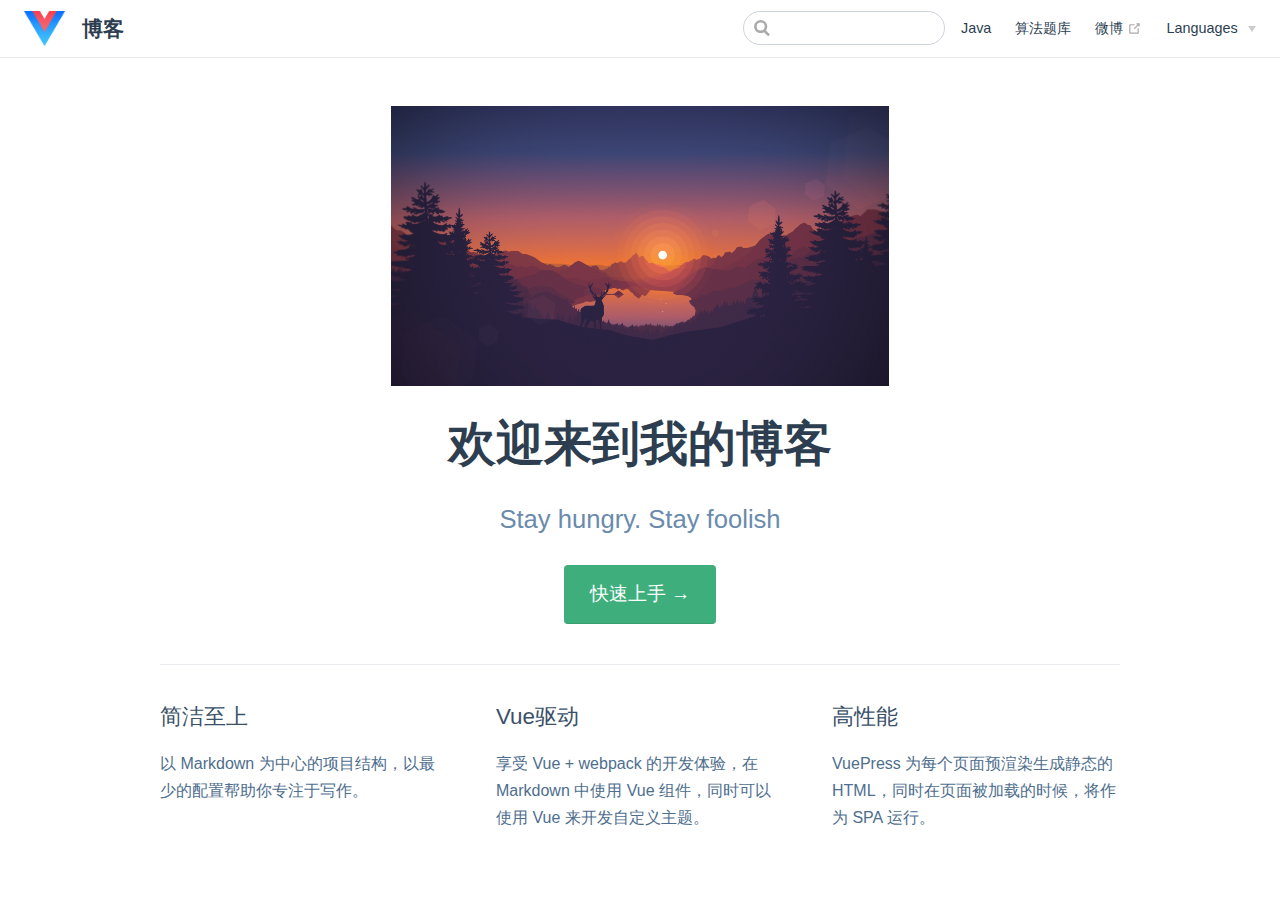
<file: index.html>
<!DOCTYPE html>
<html lang="en-US">
  <head>
    <meta charset="utf-8">
    <meta name="viewport" content="width=device-width,initial-scale=1">
    <title>博客</title>
    <meta name="generator" content="VuePress 1.8.2">
    <link rel="icon" href="/assets/img/logo.png">
    <meta name="description" content="WongLee的个人博客">
    
    <link rel="preload" href="/assets/css/0.styles.793108f2.css" as="style"><link rel="preload" href="/assets/js/app.9cca952e.js" as="script"><link rel="preload" href="/assets/js/2.c0f9bd8c.js" as="script"><link rel="preload" href="/assets/js/7.81475869.js" as="script"><link rel="prefetch" href="/assets/js/10.f2a2e1ca.js"><link rel="prefetch" href="/assets/js/3.dc4bdb5e.js"><link rel="prefetch" href="/assets/js/4.b30c27d9.js"><link rel="prefetch" href="/assets/js/5.b3f0b52f.js"><link rel="prefetch" href="/assets/js/6.5c222062.js"><link rel="prefetch" href="/assets/js/8.d2b746a5.js"><link rel="prefetch" href="/assets/js/9.35085471.js">
    <link rel="stylesheet" href="/assets/css/0.styles.793108f2.css">
  </head>
  <body>
    <div id="app" data-server-rendered="true"><div class="theme-container no-sidebar"><header class="navbar"><div class="sidebar-button"><svg xmlns="http://www.w3.org/2000/svg" aria-hidden="true" role="img" viewBox="0 0 448 512" class="icon"><path fill="currentColor" d="M436 124H12c-6.627 0-12-5.373-12-12V80c0-6.627 5.373-12 12-12h424c6.627 0 12 5.373 12 12v32c0 6.627-5.373 12-12 12zm0 160H12c-6.627 0-12-5.373-12-12v-32c0-6.627 5.373-12 12-12h424c6.627 0 12 5.373 12 12v32c0 6.627-5.373 12-12 12zm0 160H12c-6.627 0-12-5.373-12-12v-32c0-6.627 5.373-12 12-12h424c6.627 0 12 5.373 12 12v32c0 6.627-5.373 12-12 12z"></path></svg></div> <a href="/" aria-current="page" class="home-link router-link-exact-active router-link-active"><img src="/assets/img/logo.png" alt="博客" class="logo"> <span class="site-name can-hide">博客</span></a> <div class="links"><div class="search-box"><input aria-label="Search" autocomplete="off" spellcheck="false" value=""> <!----></div> <nav class="nav-links can-hide"><div class="nav-item"><a href="/guide/" class="nav-link">
  Java
</a></div><div class="nav-item"><a href="/algorithm/" class="nav-link">
  算法题库
</a></div><div class="nav-item"><a href="https://baidu.com" target="_blank" rel="noopener noreferrer" class="nav-link external">
  微博
  <span><svg xmlns="http://www.w3.org/2000/svg" aria-hidden="true" focusable="false" x="0px" y="0px" viewBox="0 0 100 100" width="15" height="15" class="icon outbound"><path fill="currentColor" d="M18.8,85.1h56l0,0c2.2,0,4-1.8,4-4v-32h-8v28h-48v-48h28v-8h-32l0,0c-2.2,0-4,1.8-4,4v56C14.8,83.3,16.6,85.1,18.8,85.1z"></path> <polygon fill="currentColor" points="45.7,48.7 51.3,54.3 77.2,28.5 77.2,37.2 85.2,37.2 85.2,14.9 62.8,14.9 62.8,22.9 71.5,22.9"></polygon></svg> <span class="sr-only">(opens new window)</span></span></a></div><div class="nav-item"><div class="dropdown-wrapper"><button type="button" aria-label="Language Menu" class="dropdown-title"><span class="title">Languages</span> <span class="arrow down"></span></button> <button type="button" aria-label="Language Menu" class="mobile-dropdown-title"><span class="title">Languages</span> <span class="arrow right"></span></button> <ul class="nav-dropdown" style="display:none;"><li class="dropdown-item"><!----> <a href="/language/chinese/" class="nav-link">
  Chinese
</a></li><li class="dropdown-item"><!----> <a href="/language/japanese/" class="nav-link">
  Japanese
</a></li></ul></div></div> <!----></nav></div></header> <div class="sidebar-mask"></div> <aside class="sidebar"><nav class="nav-links"><div class="nav-item"><a href="/guide/" class="nav-link">
  Java
</a></div><div class="nav-item"><a href="/algorithm/" class="nav-link">
  算法题库
</a></div><div class="nav-item"><a href="https://baidu.com" target="_blank" rel="noopener noreferrer" class="nav-link external">
  微博
  <span><svg xmlns="http://www.w3.org/2000/svg" aria-hidden="true" focusable="false" x="0px" y="0px" viewBox="0 0 100 100" width="15" height="15" class="icon outbound"><path fill="currentColor" d="M18.8,85.1h56l0,0c2.2,0,4-1.8,4-4v-32h-8v28h-48v-48h28v-8h-32l0,0c-2.2,0-4,1.8-4,4v56C14.8,83.3,16.6,85.1,18.8,85.1z"></path> <polygon fill="currentColor" points="45.7,48.7 51.3,54.3 77.2,28.5 77.2,37.2 85.2,37.2 85.2,14.9 62.8,14.9 62.8,22.9 71.5,22.9"></polygon></svg> <span class="sr-only">(opens new window)</span></span></a></div><div class="nav-item"><div class="dropdown-wrapper"><button type="button" aria-label="Language Menu" class="dropdown-title"><span class="title">Languages</span> <span class="arrow down"></span></button> <button type="button" aria-label="Language Menu" class="mobile-dropdown-title"><span class="title">Languages</span> <span class="arrow right"></span></button> <ul class="nav-dropdown" style="display:none;"><li class="dropdown-item"><!----> <a href="/language/chinese/" class="nav-link">
  Chinese
</a></li><li class="dropdown-item"><!----> <a href="/language/japanese/" class="nav-link">
  Japanese
</a></li></ul></div></div> <!----></nav>  <ul class="sidebar-links"><li><a href="/" aria-current="page" class="active sidebar-link">Home</a></li></ul> </aside> <main aria-labelledby="main-title" class="home"><header class="hero"><img src="/assets/img/498e2w.png" alt="hero"> <h1 id="main-title">
      欢迎来到我的博客
    </h1> <p class="description">
      Stay hungry. Stay foolish
    </p> <p class="action"><a href="/guide/introduction.html" class="nav-link action-button">
  快速上手 →
</a></p></header> <div class="features"><div class="feature"><h2>简洁至上</h2> <p>以 Markdown 为中心的项目结构，以最少的配置帮助你专注于写作。</p></div><div class="feature"><h2>Vue驱动</h2> <p>享受 Vue + webpack 的开发体验，在 Markdown 中使用 Vue 组件，同时可以使用 Vue 来开发自定义主题。</p></div><div class="feature"><h2>高性能</h2> <p>VuePress 为每个页面预渲染生成静态的 HTML，同时在页面被加载的时候，将作为 SPA 运行。</p></div></div> <div class="theme-default-content custom content__default"></div> <!----></main></div><div class="global-ui"></div></div>
    <script src="/assets/js/app.9cca952e.js" defer></script><script src="/assets/js/2.c0f9bd8c.js" defer></script><script src="/assets/js/7.81475869.js" defer></script>
  </body>
</html>
</file>
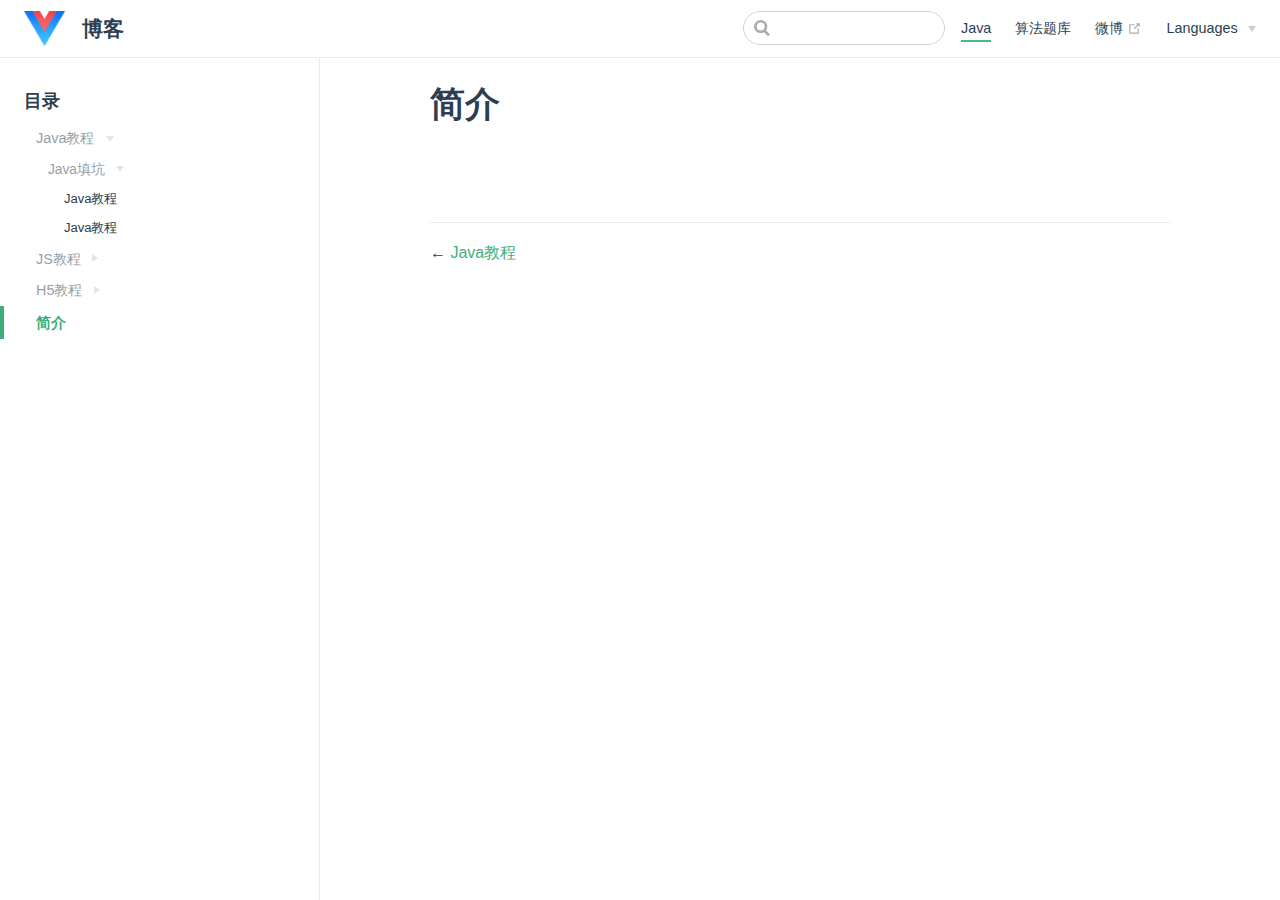
<file: guide/introduction.html>
<!DOCTYPE html>
<html lang="en-US">
  <head>
    <meta charset="utf-8">
    <meta name="viewport" content="width=device-width,initial-scale=1">
    <title>简介 | 博客</title>
    <meta name="generator" content="VuePress 1.8.2">
    <link rel="icon" href="/assets/img/logo.png">
    <meta name="description" content="WongLee的个人博客">
    
    <link rel="preload" href="/assets/css/0.styles.793108f2.css" as="style"><link rel="preload" href="/assets/js/app.9cca952e.js" as="script"><link rel="preload" href="/assets/js/2.c0f9bd8c.js" as="script"><link rel="preload" href="/assets/js/10.f2a2e1ca.js" as="script"><link rel="prefetch" href="/assets/js/3.dc4bdb5e.js"><link rel="prefetch" href="/assets/js/4.b30c27d9.js"><link rel="prefetch" href="/assets/js/5.b3f0b52f.js"><link rel="prefetch" href="/assets/js/6.5c222062.js"><link rel="prefetch" href="/assets/js/7.81475869.js"><link rel="prefetch" href="/assets/js/8.d2b746a5.js"><link rel="prefetch" href="/assets/js/9.35085471.js">
    <link rel="stylesheet" href="/assets/css/0.styles.793108f2.css">
  </head>
  <body>
    <div id="app" data-server-rendered="true"><div class="theme-container"><header class="navbar"><div class="sidebar-button"><svg xmlns="http://www.w3.org/2000/svg" aria-hidden="true" role="img" viewBox="0 0 448 512" class="icon"><path fill="currentColor" d="M436 124H12c-6.627 0-12-5.373-12-12V80c0-6.627 5.373-12 12-12h424c6.627 0 12 5.373 12 12v32c0 6.627-5.373 12-12 12zm0 160H12c-6.627 0-12-5.373-12-12v-32c0-6.627 5.373-12 12-12h424c6.627 0 12 5.373 12 12v32c0 6.627-5.373 12-12 12zm0 160H12c-6.627 0-12-5.373-12-12v-32c0-6.627 5.373-12 12-12h424c6.627 0 12 5.373 12 12v32c0 6.627-5.373 12-12 12z"></path></svg></div> <a href="/" class="home-link router-link-active"><img src="/assets/img/logo.png" alt="博客" class="logo"> <span class="site-name can-hide">博客</span></a> <div class="links"><div class="search-box"><input aria-label="Search" autocomplete="off" spellcheck="false" value=""> <!----></div> <nav class="nav-links can-hide"><div class="nav-item"><a href="/guide/" class="nav-link router-link-active">
  Java
</a></div><div class="nav-item"><a href="/algorithm/" class="nav-link">
  算法题库
</a></div><div class="nav-item"><a href="https://baidu.com" target="_blank" rel="noopener noreferrer" class="nav-link external">
  微博
  <span><svg xmlns="http://www.w3.org/2000/svg" aria-hidden="true" focusable="false" x="0px" y="0px" viewBox="0 0 100 100" width="15" height="15" class="icon outbound"><path fill="currentColor" d="M18.8,85.1h56l0,0c2.2,0,4-1.8,4-4v-32h-8v28h-48v-48h28v-8h-32l0,0c-2.2,0-4,1.8-4,4v56C14.8,83.3,16.6,85.1,18.8,85.1z"></path> <polygon fill="currentColor" points="45.7,48.7 51.3,54.3 77.2,28.5 77.2,37.2 85.2,37.2 85.2,14.9 62.8,14.9 62.8,22.9 71.5,22.9"></polygon></svg> <span class="sr-only">(opens new window)</span></span></a></div><div class="nav-item"><div class="dropdown-wrapper"><button type="button" aria-label="Language Menu" class="dropdown-title"><span class="title">Languages</span> <span class="arrow down"></span></button> <button type="button" aria-label="Language Menu" class="mobile-dropdown-title"><span class="title">Languages</span> <span class="arrow right"></span></button> <ul class="nav-dropdown" style="display:none;"><li class="dropdown-item"><!----> <a href="/language/chinese/" class="nav-link">
  Chinese
</a></li><li class="dropdown-item"><!----> <a href="/language/japanese/" class="nav-link">
  Japanese
</a></li></ul></div></div> <!----></nav></div></header> <div class="sidebar-mask"></div> <aside class="sidebar"><nav class="nav-links"><div class="nav-item"><a href="/guide/" class="nav-link router-link-active">
  Java
</a></div><div class="nav-item"><a href="/algorithm/" class="nav-link">
  算法题库
</a></div><div class="nav-item"><a href="https://baidu.com" target="_blank" rel="noopener noreferrer" class="nav-link external">
  微博
  <span><svg xmlns="http://www.w3.org/2000/svg" aria-hidden="true" focusable="false" x="0px" y="0px" viewBox="0 0 100 100" width="15" height="15" class="icon outbound"><path fill="currentColor" d="M18.8,85.1h56l0,0c2.2,0,4-1.8,4-4v-32h-8v28h-48v-48h28v-8h-32l0,0c-2.2,0-4,1.8-4,4v56C14.8,83.3,16.6,85.1,18.8,85.1z"></path> <polygon fill="currentColor" points="45.7,48.7 51.3,54.3 77.2,28.5 77.2,37.2 85.2,37.2 85.2,14.9 62.8,14.9 62.8,22.9 71.5,22.9"></polygon></svg> <span class="sr-only">(opens new window)</span></span></a></div><div class="nav-item"><div class="dropdown-wrapper"><button type="button" aria-label="Language Menu" class="dropdown-title"><span class="title">Languages</span> <span class="arrow down"></span></button> <button type="button" aria-label="Language Menu" class="mobile-dropdown-title"><span class="title">Languages</span> <span class="arrow right"></span></button> <ul class="nav-dropdown" style="display:none;"><li class="dropdown-item"><!----> <a href="/language/chinese/" class="nav-link">
  Chinese
</a></li><li class="dropdown-item"><!----> <a href="/language/japanese/" class="nav-link">
  Japanese
</a></li></ul></div></div> <!----></nav>  <ul class="sidebar-links"><li><section class="sidebar-group depth-0"><p class="sidebar-heading open"><span>目录</span> <!----></p> <ul class="sidebar-links sidebar-group-items"><li><section class="sidebar-group collapsable is-sub-group depth-1"><p class="sidebar-heading open"><span>Java教程</span> <span class="arrow down"></span></p> <ul class="sidebar-links sidebar-group-items"><li><section class="sidebar-group collapsable is-sub-group depth-2"><p class="sidebar-heading open"><span>Java填坑</span> <span class="arrow down"></span></p> <ul class="sidebar-links sidebar-group-items"><li><a href="/guide/Java教程-1/Java填坑-0/one.html" class="sidebar-link">Java教程</a></li><li><a href="/guide/Java教程-1/Java填坑-0/two.html" class="sidebar-link">Java教程</a></li></ul></section></li></ul></section></li><li><section class="sidebar-group collapsable is-sub-group depth-1"><p class="sidebar-heading"><span>JS教程</span> <span class="arrow right"></span></p> <!----></section></li><li><section class="sidebar-group collapsable is-sub-group depth-1"><p class="sidebar-heading"><span>H5教程</span> <span class="arrow right"></span></p> <!----></section></li><li><a href="/guide/introduction.html" aria-current="page" class="active sidebar-link">简介</a></li></ul></section></li></ul> </aside> <main class="page"> <div class="theme-default-content content__default"><h1 id="简介"><a href="#简介" class="header-anchor">#</a> 简介</h1></div> <footer class="page-edit"><!----> <!----></footer> <div class="page-nav"><p class="inner"><span class="prev">
      ←
      <a href="/guide/Java教程-1/Java填坑-0/two.html" class="prev">
        Java教程
      </a></span> <!----></p></div> </main></div><div class="global-ui"></div></div>
    <script src="/assets/js/app.9cca952e.js" defer></script><script src="/assets/js/2.c0f9bd8c.js" defer></script><script src="/assets/js/10.f2a2e1ca.js" defer></script>
  </body>
</html>
</file>
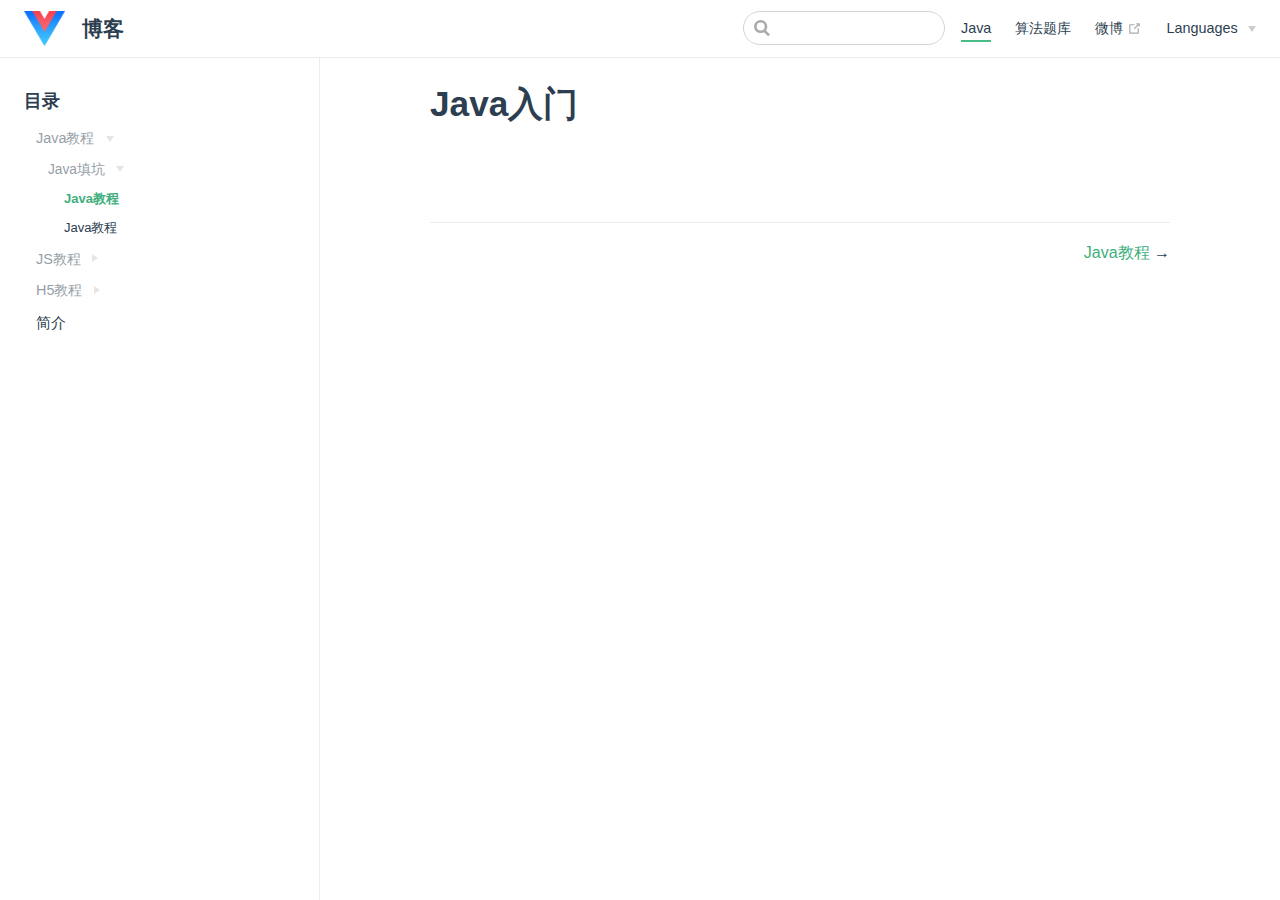
<file: guide/Java教程-1/Java填坑-0/one.html>
<!DOCTYPE html>
<html lang="en-US">
  <head>
    <meta charset="utf-8">
    <meta name="viewport" content="width=device-width,initial-scale=1">
    <title>Java教程 | 博客</title>
    <meta name="generator" content="VuePress 1.8.2">
    <link rel="icon" href="/assets/img/logo.png">
    <meta name="description" content="WongLee的个人博客">
    
    <link rel="preload" href="/assets/css/0.styles.793108f2.css" as="style"><link rel="preload" href="/assets/js/app.9cca952e.js" as="script"><link rel="preload" href="/assets/js/2.c0f9bd8c.js" as="script"><link rel="preload" href="/assets/js/8.d2b746a5.js" as="script"><link rel="prefetch" href="/assets/js/10.f2a2e1ca.js"><link rel="prefetch" href="/assets/js/3.dc4bdb5e.js"><link rel="prefetch" href="/assets/js/4.b30c27d9.js"><link rel="prefetch" href="/assets/js/5.b3f0b52f.js"><link rel="prefetch" href="/assets/js/6.5c222062.js"><link rel="prefetch" href="/assets/js/7.81475869.js"><link rel="prefetch" href="/assets/js/9.35085471.js">
    <link rel="stylesheet" href="/assets/css/0.styles.793108f2.css">
  </head>
  <body>
    <div id="app" data-server-rendered="true"><div class="theme-container"><header class="navbar"><div class="sidebar-button"><svg xmlns="http://www.w3.org/2000/svg" aria-hidden="true" role="img" viewBox="0 0 448 512" class="icon"><path fill="currentColor" d="M436 124H12c-6.627 0-12-5.373-12-12V80c0-6.627 5.373-12 12-12h424c6.627 0 12 5.373 12 12v32c0 6.627-5.373 12-12 12zm0 160H12c-6.627 0-12-5.373-12-12v-32c0-6.627 5.373-12 12-12h424c6.627 0 12 5.373 12 12v32c0 6.627-5.373 12-12 12zm0 160H12c-6.627 0-12-5.373-12-12v-32c0-6.627 5.373-12 12-12h424c6.627 0 12 5.373 12 12v32c0 6.627-5.373 12-12 12z"></path></svg></div> <a href="/" class="home-link router-link-active"><img src="/assets/img/logo.png" alt="博客" class="logo"> <span class="site-name can-hide">博客</span></a> <div class="links"><div class="search-box"><input aria-label="Search" autocomplete="off" spellcheck="false" value=""> <!----></div> <nav class="nav-links can-hide"><div class="nav-item"><a href="/guide/" class="nav-link router-link-active">
  Java
</a></div><div class="nav-item"><a href="/algorithm/" class="nav-link">
  算法题库
</a></div><div class="nav-item"><a href="https://baidu.com" target="_blank" rel="noopener noreferrer" class="nav-link external">
  微博
  <span><svg xmlns="http://www.w3.org/2000/svg" aria-hidden="true" focusable="false" x="0px" y="0px" viewBox="0 0 100 100" width="15" height="15" class="icon outbound"><path fill="currentColor" d="M18.8,85.1h56l0,0c2.2,0,4-1.8,4-4v-32h-8v28h-48v-48h28v-8h-32l0,0c-2.2,0-4,1.8-4,4v56C14.8,83.3,16.6,85.1,18.8,85.1z"></path> <polygon fill="currentColor" points="45.7,48.7 51.3,54.3 77.2,28.5 77.2,37.2 85.2,37.2 85.2,14.9 62.8,14.9 62.8,22.9 71.5,22.9"></polygon></svg> <span class="sr-only">(opens new window)</span></span></a></div><div class="nav-item"><div class="dropdown-wrapper"><button type="button" aria-label="Language Menu" class="dropdown-title"><span class="title">Languages</span> <span class="arrow down"></span></button> <button type="button" aria-label="Language Menu" class="mobile-dropdown-title"><span class="title">Languages</span> <span class="arrow right"></span></button> <ul class="nav-dropdown" style="display:none;"><li class="dropdown-item"><!----> <a href="/language/chinese/" class="nav-link">
  Chinese
</a></li><li class="dropdown-item"><!----> <a href="/language/japanese/" class="nav-link">
  Japanese
</a></li></ul></div></div> <!----></nav></div></header> <div class="sidebar-mask"></div> <aside class="sidebar"><nav class="nav-links"><div class="nav-item"><a href="/guide/" class="nav-link router-link-active">
  Java
</a></div><div class="nav-item"><a href="/algorithm/" class="nav-link">
  算法题库
</a></div><div class="nav-item"><a href="https://baidu.com" target="_blank" rel="noopener noreferrer" class="nav-link external">
  微博
  <span><svg xmlns="http://www.w3.org/2000/svg" aria-hidden="true" focusable="false" x="0px" y="0px" viewBox="0 0 100 100" width="15" height="15" class="icon outbound"><path fill="currentColor" d="M18.8,85.1h56l0,0c2.2,0,4-1.8,4-4v-32h-8v28h-48v-48h28v-8h-32l0,0c-2.2,0-4,1.8-4,4v56C14.8,83.3,16.6,85.1,18.8,85.1z"></path> <polygon fill="currentColor" points="45.7,48.7 51.3,54.3 77.2,28.5 77.2,37.2 85.2,37.2 85.2,14.9 62.8,14.9 62.8,22.9 71.5,22.9"></polygon></svg> <span class="sr-only">(opens new window)</span></span></a></div><div class="nav-item"><div class="dropdown-wrapper"><button type="button" aria-label="Language Menu" class="dropdown-title"><span class="title">Languages</span> <span class="arrow down"></span></button> <button type="button" aria-label="Language Menu" class="mobile-dropdown-title"><span class="title">Languages</span> <span class="arrow right"></span></button> <ul class="nav-dropdown" style="display:none;"><li class="dropdown-item"><!----> <a href="/language/chinese/" class="nav-link">
  Chinese
</a></li><li class="dropdown-item"><!----> <a href="/language/japanese/" class="nav-link">
  Japanese
</a></li></ul></div></div> <!----></nav>  <ul class="sidebar-links"><li><section class="sidebar-group depth-0"><p class="sidebar-heading open"><span>目录</span> <!----></p> <ul class="sidebar-links sidebar-group-items"><li><section class="sidebar-group collapsable is-sub-group depth-1"><p class="sidebar-heading open"><span>Java教程</span> <span class="arrow down"></span></p> <ul class="sidebar-links sidebar-group-items"><li><section class="sidebar-group collapsable is-sub-group depth-2"><p class="sidebar-heading open"><span>Java填坑</span> <span class="arrow down"></span></p> <ul class="sidebar-links sidebar-group-items"><li><a href="/guide/Java教程-1/Java填坑-0/one.html" class="active sidebar-link">Java教程</a></li><li><a href="/guide/Java教程-1/Java填坑-0/two.html" class="sidebar-link">Java教程</a></li></ul></section></li></ul></section></li><li><section class="sidebar-group collapsable is-sub-group depth-1"><p class="sidebar-heading"><span>JS教程</span> <span class="arrow right"></span></p> <!----></section></li><li><section class="sidebar-group collapsable is-sub-group depth-1"><p class="sidebar-heading"><span>H5教程</span> <span class="arrow right"></span></p> <!----></section></li><li><a href="/guide/introduction.html" class="sidebar-link">简介</a></li></ul></section></li></ul> </aside> <main class="page"> <div class="theme-default-content content__default"><h1 id="java入门"><a href="#java入门" class="header-anchor">#</a> Java入门</h1></div> <footer class="page-edit"><!----> <!----></footer> <div class="page-nav"><p class="inner"><!----> <span class="next"><a href="/guide/Java教程-1/Java填坑-0/two.html">
        Java教程
      </a>
      →
    </span></p></div> </main></div><div class="global-ui"></div></div>
    <script src="/assets/js/app.9cca952e.js" defer></script><script src="/assets/js/2.c0f9bd8c.js" defer></script><script src="/assets/js/8.d2b746a5.js" defer></script>
  </body>
</html>
</file>
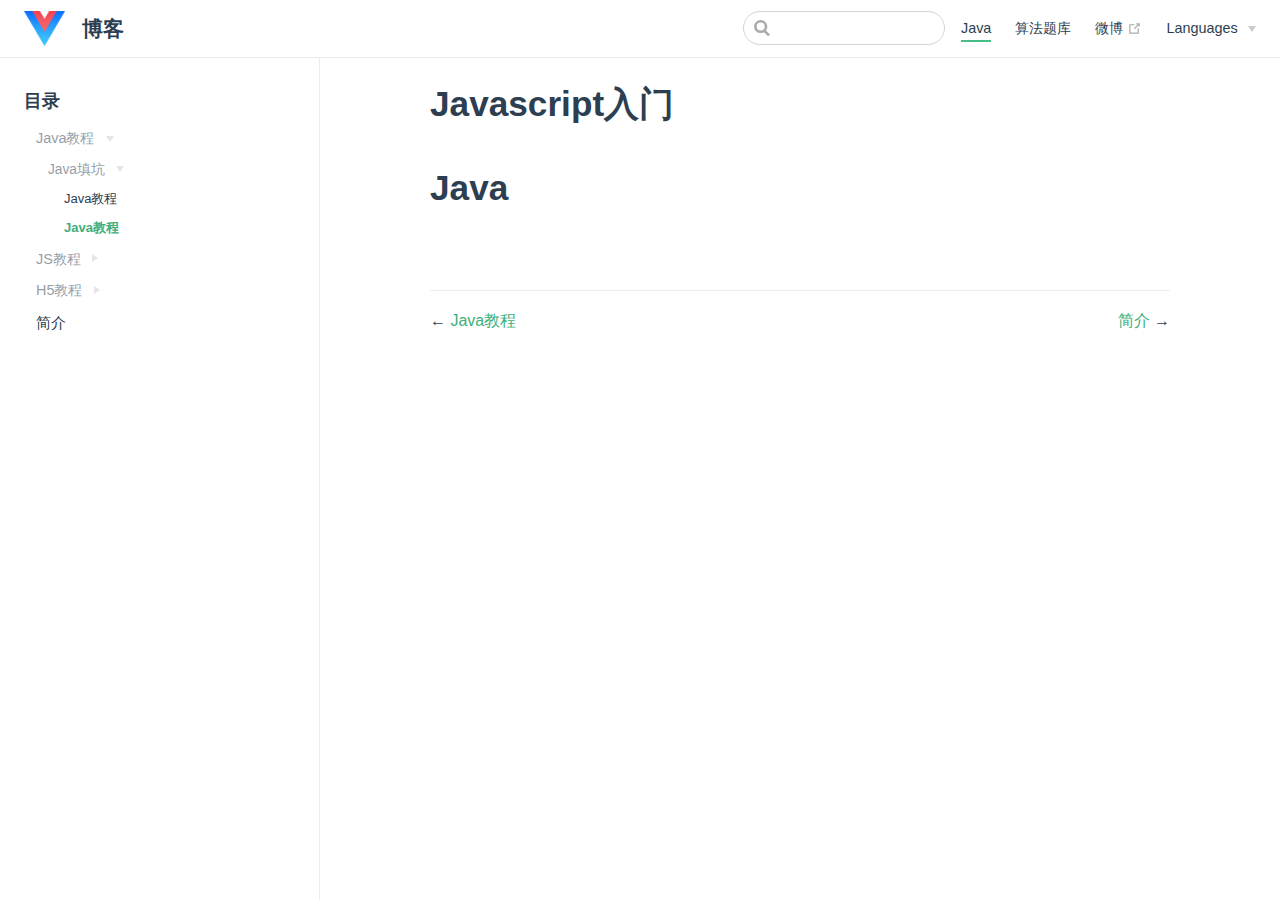
<file: guide/Java教程-1/Java填坑-0/two.html>
<!DOCTYPE html>
<html lang="en-US">
  <head>
    <meta charset="utf-8">
    <meta name="viewport" content="width=device-width,initial-scale=1">
    <title>Java教程 | 博客</title>
    <meta name="generator" content="VuePress 1.8.2">
    <link rel="icon" href="/assets/img/logo.png">
    <meta name="description" content="WongLee的个人博客">
    
    <link rel="preload" href="/assets/css/0.styles.793108f2.css" as="style"><link rel="preload" href="/assets/js/app.9cca952e.js" as="script"><link rel="preload" href="/assets/js/2.c0f9bd8c.js" as="script"><link rel="preload" href="/assets/js/9.35085471.js" as="script"><link rel="prefetch" href="/assets/js/10.f2a2e1ca.js"><link rel="prefetch" href="/assets/js/3.dc4bdb5e.js"><link rel="prefetch" href="/assets/js/4.b30c27d9.js"><link rel="prefetch" href="/assets/js/5.b3f0b52f.js"><link rel="prefetch" href="/assets/js/6.5c222062.js"><link rel="prefetch" href="/assets/js/7.81475869.js"><link rel="prefetch" href="/assets/js/8.d2b746a5.js">
    <link rel="stylesheet" href="/assets/css/0.styles.793108f2.css">
  </head>
  <body>
    <div id="app" data-server-rendered="true"><div class="theme-container"><header class="navbar"><div class="sidebar-button"><svg xmlns="http://www.w3.org/2000/svg" aria-hidden="true" role="img" viewBox="0 0 448 512" class="icon"><path fill="currentColor" d="M436 124H12c-6.627 0-12-5.373-12-12V80c0-6.627 5.373-12 12-12h424c6.627 0 12 5.373 12 12v32c0 6.627-5.373 12-12 12zm0 160H12c-6.627 0-12-5.373-12-12v-32c0-6.627 5.373-12 12-12h424c6.627 0 12 5.373 12 12v32c0 6.627-5.373 12-12 12zm0 160H12c-6.627 0-12-5.373-12-12v-32c0-6.627 5.373-12 12-12h424c6.627 0 12 5.373 12 12v32c0 6.627-5.373 12-12 12z"></path></svg></div> <a href="/" class="home-link router-link-active"><img src="/assets/img/logo.png" alt="博客" class="logo"> <span class="site-name can-hide">博客</span></a> <div class="links"><div class="search-box"><input aria-label="Search" autocomplete="off" spellcheck="false" value=""> <!----></div> <nav class="nav-links can-hide"><div class="nav-item"><a href="/guide/" class="nav-link router-link-active">
  Java
</a></div><div class="nav-item"><a href="/algorithm/" class="nav-link">
  算法题库
</a></div><div class="nav-item"><a href="https://baidu.com" target="_blank" rel="noopener noreferrer" class="nav-link external">
  微博
  <span><svg xmlns="http://www.w3.org/2000/svg" aria-hidden="true" focusable="false" x="0px" y="0px" viewBox="0 0 100 100" width="15" height="15" class="icon outbound"><path fill="currentColor" d="M18.8,85.1h56l0,0c2.2,0,4-1.8,4-4v-32h-8v28h-48v-48h28v-8h-32l0,0c-2.2,0-4,1.8-4,4v56C14.8,83.3,16.6,85.1,18.8,85.1z"></path> <polygon fill="currentColor" points="45.7,48.7 51.3,54.3 77.2,28.5 77.2,37.2 85.2,37.2 85.2,14.9 62.8,14.9 62.8,22.9 71.5,22.9"></polygon></svg> <span class="sr-only">(opens new window)</span></span></a></div><div class="nav-item"><div class="dropdown-wrapper"><button type="button" aria-label="Language Menu" class="dropdown-title"><span class="title">Languages</span> <span class="arrow down"></span></button> <button type="button" aria-label="Language Menu" class="mobile-dropdown-title"><span class="title">Languages</span> <span class="arrow right"></span></button> <ul class="nav-dropdown" style="display:none;"><li class="dropdown-item"><!----> <a href="/language/chinese/" class="nav-link">
  Chinese
</a></li><li class="dropdown-item"><!----> <a href="/language/japanese/" class="nav-link">
  Japanese
</a></li></ul></div></div> <!----></nav></div></header> <div class="sidebar-mask"></div> <aside class="sidebar"><nav class="nav-links"><div class="nav-item"><a href="/guide/" class="nav-link router-link-active">
  Java
</a></div><div class="nav-item"><a href="/algorithm/" class="nav-link">
  算法题库
</a></div><div class="nav-item"><a href="https://baidu.com" target="_blank" rel="noopener noreferrer" class="nav-link external">
  微博
  <span><svg xmlns="http://www.w3.org/2000/svg" aria-hidden="true" focusable="false" x="0px" y="0px" viewBox="0 0 100 100" width="15" height="15" class="icon outbound"><path fill="currentColor" d="M18.8,85.1h56l0,0c2.2,0,4-1.8,4-4v-32h-8v28h-48v-48h28v-8h-32l0,0c-2.2,0-4,1.8-4,4v56C14.8,83.3,16.6,85.1,18.8,85.1z"></path> <polygon fill="currentColor" points="45.7,48.7 51.3,54.3 77.2,28.5 77.2,37.2 85.2,37.2 85.2,14.9 62.8,14.9 62.8,22.9 71.5,22.9"></polygon></svg> <span class="sr-only">(opens new window)</span></span></a></div><div class="nav-item"><div class="dropdown-wrapper"><button type="button" aria-label="Language Menu" class="dropdown-title"><span class="title">Languages</span> <span class="arrow down"></span></button> <button type="button" aria-label="Language Menu" class="mobile-dropdown-title"><span class="title">Languages</span> <span class="arrow right"></span></button> <ul class="nav-dropdown" style="display:none;"><li class="dropdown-item"><!----> <a href="/language/chinese/" class="nav-link">
  Chinese
</a></li><li class="dropdown-item"><!----> <a href="/language/japanese/" class="nav-link">
  Japanese
</a></li></ul></div></div> <!----></nav>  <ul class="sidebar-links"><li><section class="sidebar-group depth-0"><p class="sidebar-heading open"><span>目录</span> <!----></p> <ul class="sidebar-links sidebar-group-items"><li><section class="sidebar-group collapsable is-sub-group depth-1"><p class="sidebar-heading open"><span>Java教程</span> <span class="arrow down"></span></p> <ul class="sidebar-links sidebar-group-items"><li><section class="sidebar-group collapsable is-sub-group depth-2"><p class="sidebar-heading open"><span>Java填坑</span> <span class="arrow down"></span></p> <ul class="sidebar-links sidebar-group-items"><li><a href="/guide/Java教程-1/Java填坑-0/one.html" class="sidebar-link">Java教程</a></li><li><a href="/guide/Java教程-1/Java填坑-0/two.html" class="active sidebar-link">Java教程</a></li></ul></section></li></ul></section></li><li><section class="sidebar-group collapsable is-sub-group depth-1"><p class="sidebar-heading"><span>JS教程</span> <span class="arrow right"></span></p> <!----></section></li><li><section class="sidebar-group collapsable is-sub-group depth-1"><p class="sidebar-heading"><span>H5教程</span> <span class="arrow right"></span></p> <!----></section></li><li><a href="/guide/introduction.html" class="sidebar-link">简介</a></li></ul></section></li></ul> </aside> <main class="page"> <div class="theme-default-content content__default"><h1 id="javascript入门"><a href="#javascript入门" class="header-anchor">#</a> Javascript入门</h1> <h1 id="java"><a href="#java" class="header-anchor">#</a> Java</h1></div> <footer class="page-edit"><!----> <!----></footer> <div class="page-nav"><p class="inner"><span class="prev">
      ←
      <a href="/guide/Java教程-1/Java填坑-0/one.html" class="prev">
        Java教程
      </a></span> <span class="next"><a href="/guide/introduction.html">
        简介
      </a>
      →
    </span></p></div> </main></div><div class="global-ui"></div></div>
    <script src="/assets/js/app.9cca952e.js" defer></script><script src="/assets/js/2.c0f9bd8c.js" defer></script><script src="/assets/js/9.35085471.js" defer></script>
  </body>
</html>
</file>
<file: assets/css/0.styles.793108f2.css>
code[class*=language-],pre[class*=language-]{color:#ccc;background:none;font-family:Consolas,Monaco,Andale Mono,Ubuntu Mono,monospace;font-size:1em;text-align:left;white-space:pre;word-spacing:normal;word-break:normal;word-wrap:normal;line-height:1.5;-moz-tab-size:4;-o-tab-size:4;tab-size:4;-webkit-hyphens:none;hyphens:none}pre[class*=language-]{padding:1em;margin:.5em 0;overflow:auto}:not(pre)>code[class*=language-],pre[class*=language-]{background:#2d2d2d}:not(pre)>code[class*=language-]{padding:.1em;border-radius:.3em;white-space:normal}.token.block-comment,.token.cdata,.token.comment,.token.doctype,.token.prolog{color:#999}.token.punctuation{color:#ccc}.token.attr-name,.token.deleted,.token.namespace,.token.tag{color:#e2777a}.token.function-name{color:#6196cc}.token.boolean,.token.function,.token.number{color:#f08d49}.token.class-name,.token.constant,.token.property,.token.symbol{color:#f8c555}.token.atrule,.token.builtin,.token.important,.token.keyword,.token.selector{color:#cc99cd}.token.attr-value,.token.char,.token.regex,.token.string,.token.variable{color:#7ec699}.token.entity,.token.operator,.token.url{color:#67cdcc}.token.bold,.token.important{font-weight:700}.token.italic{font-style:italic}.token.entity{cursor:help}.token.inserted{color:green}.theme-default-content code{color:#476582;padding:.25rem .5rem;margin:0;font-size:.85em;background-color:rgba(27,31,35,.05);border-radius:3px}.theme-default-content code .token.deleted{color:#ec5975}.theme-default-content code .token.inserted{color:#3eaf7c}.theme-default-content pre,.theme-default-content pre[class*=language-]{line-height:1.4;padding:1.25rem 1.5rem;margin:.85rem 0;background-color:#282c34;border-radius:6px;overflow:auto}.theme-default-content pre[class*=language-] code,.theme-default-content pre code{color:#fff;padding:0;background-color:transparent;border-radius:0}div[class*=language-]{position:relative;background-color:#282c34;border-radius:6px}div[class*=language-] .highlight-lines{-webkit-user-select:none;user-select:none;padding-top:1.3rem;position:absolute;top:0;left:0;width:100%;line-height:1.4}div[class*=language-] .highlight-lines .highlighted{background-color:rgba(0,0,0,.66)}div[class*=language-] pre,div[class*=language-] pre[class*=language-]{background:transparent;position:relative;z-index:1}div[class*=language-]:before{position:absolute;z-index:3;top:.8em;right:1em;font-size:.75rem;color:hsla(0,0%,100%,.4)}div[class*=language-]:not(.line-numbers-mode) .line-numbers-wrapper{display:none}div[class*=language-].line-numbers-mode .highlight-lines .highlighted{position:relative}div[class*=language-].line-numbers-mode .highlight-lines .highlighted:before{content:" ";position:absolute;z-index:3;left:0;top:0;display:block;width:3.5rem;height:100%;background-color:rgba(0,0,0,.66)}div[class*=language-].line-numbers-mode pre{padding-left:4.5rem;vertical-align:middle}div[class*=language-].line-numbers-mode .line-numbers-wrapper{position:absolute;top:0;width:3.5rem;text-align:center;color:hsla(0,0%,100%,.3);padding:1.25rem 0;line-height:1.4}div[class*=language-].line-numbers-mode .line-numbers-wrapper br{-webkit-user-select:none;user-select:none}div[class*=language-].line-numbers-mode .line-numbers-wrapper .line-number{position:relative;z-index:4;-webkit-user-select:none;user-select:none;font-size:.85em}div[class*=language-].line-numbers-mode:after{content:"";position:absolute;z-index:2;top:0;left:0;width:3.5rem;height:100%;border-radius:6px 0 0 6px;border-right:1px solid rgba(0,0,0,.66);background-color:#282c34}div[class~=language-js]:before{content:"js"}div[class~=language-ts]:before{content:"ts"}div[class~=language-html]:before{content:"html"}div[class~=language-md]:before{content:"md"}div[class~=language-vue]:before{content:"vue"}div[class~=language-css]:before{content:"css"}div[class~=language-sass]:before{content:"sass"}div[class~=language-scss]:before{content:"scss"}div[class~=language-less]:before{content:"less"}div[class~=language-stylus]:before{content:"stylus"}div[class~=language-go]:before{content:"go"}div[class~=language-java]:before{content:"java"}div[class~=language-c]:before{content:"c"}div[class~=language-sh]:before{content:"sh"}div[class~=language-yaml]:before{content:"yaml"}div[class~=language-py]:before{content:"py"}div[class~=language-docker]:before{content:"docker"}div[class~=language-dockerfile]:before{content:"dockerfile"}div[class~=language-makefile]:before{content:"makefile"}div[class~=language-javascript]:before{content:"js"}div[class~=language-typescript]:before{content:"ts"}div[class~=language-markup]:before{content:"html"}div[class~=language-markdown]:before{content:"md"}div[class~=language-json]:before{content:"json"}div[class~=language-ruby]:before{content:"rb"}div[class~=language-python]:before{content:"py"}div[class~=language-bash]:before{content:"sh"}div[class~=language-php]:before{content:"php"}.custom-block .custom-block-title{font-weight:600;margin-bottom:-.4rem}.custom-block.danger,.custom-block.tip,.custom-block.warning{padding:.1rem 1.5rem;border-left-width:.5rem;border-left-style:solid;margin:1rem 0}.custom-block.tip{background-color:#f3f5f7;border-color:#42b983}.custom-block.warning{background-color:rgba(255,229,100,.3);border-color:#e7c000;color:#6b5900}.custom-block.warning .custom-block-title{color:#b29400}.custom-block.warning a{color:#2c3e50}.custom-block.danger{background-color:#ffe6e6;border-color:#c00;color:#4d0000}.custom-block.danger .custom-block-title{color:#900}.custom-block.danger a{color:#2c3e50}.custom-block.details{display:block;position:relative;border-radius:2px;margin:1.6em 0;padding:1.6em;background-color:#eee}.custom-block.details h4{margin-top:0}.custom-block.details figure:last-child,.custom-block.details p:last-child{margin-bottom:0;padding-bottom:0}.custom-block.details summary{outline:none;cursor:pointer}.arrow{display:inline-block;width:0;height:0}.arrow.up{border-bottom:6px solid #ccc}.arrow.down,.arrow.up{border-left:4px solid transparent;border-right:4px solid transparent}.arrow.down{border-top:6px solid #ccc}.arrow.right{border-left:6px solid #ccc}.arrow.left,.arrow.right{border-top:4px solid transparent;border-bottom:4px solid transparent}.arrow.left{border-right:6px solid #ccc}.theme-default-content:not(.custom){max-width:740px;margin:0 auto;padding:2rem 2.5rem}@media (max-width:959px){.theme-default-content:not(.custom){padding:2rem}}@media (max-width:419px){.theme-default-content:not(.custom){padding:1.5rem}}.table-of-contents .badge{vertical-align:middle}body,html{padding:0;margin:0;background-color:#fff}body{font-family:-apple-system,BlinkMacSystemFont,Segoe UI,Roboto,Oxygen,Ubuntu,Cantarell,Fira Sans,Droid Sans,Helvetica Neue,sans-serif;-webkit-font-smoothing:antialiased;-moz-osx-font-smoothing:grayscale;font-size:16px;color:#2c3e50}.page{padding-left:20rem}.navbar{z-index:20;right:0;height:3.6rem;background-color:#fff;box-sizing:border-box;border-bottom:1px solid #eaecef}.navbar,.sidebar-mask{position:fixed;top:0;left:0}.sidebar-mask{z-index:9;width:100vw;height:100vh;display:none}.sidebar{font-size:16px;background-color:#fff;width:20rem;position:fixed;z-index:10;margin:0;top:3.6rem;left:0;bottom:0;box-sizing:border-box;border-right:1px solid #eaecef;overflow-y:auto}.theme-default-content:not(.custom)>:first-child{margin-top:3.6rem}.theme-default-content:not(.custom) a:hover{text-decoration:underline}.theme-default-content:not(.custom) p.demo{padding:1rem 1.5rem;border:1px solid #ddd;border-radius:4px}.theme-default-content:not(.custom) img{max-width:100%}.theme-default-content.custom{padding:0;margin:0}.theme-default-content.custom img{max-width:100%}a{font-weight:500;text-decoration:none}a,p a code{color:#3eaf7c}p a code{font-weight:400}kbd{background:#eee;border:.15rem solid #ddd;border-bottom:.25rem solid #ddd;border-radius:.15rem;padding:0 .15em}blockquote{font-size:1rem;color:#999;border-left:.2rem solid #dfe2e5;margin:1rem 0;padding:.25rem 0 .25rem 1rem}blockquote>p{margin:0}ol,ul{padding-left:1.2em}strong{font-weight:600}h1,h2,h3,h4,h5,h6{font-weight:600;line-height:1.25}.theme-default-content:not(.custom)>h1,.theme-default-content:not(.custom)>h2,.theme-default-content:not(.custom)>h3,.theme-default-content:not(.custom)>h4,.theme-default-content:not(.custom)>h5,.theme-default-content:not(.custom)>h6{margin-top:-3.1rem;padding-top:4.6rem;margin-bottom:0}.theme-default-content:not(.custom)>h1:first-child,.theme-default-content:not(.custom)>h2:first-child,.theme-default-content:not(.custom)>h3:first-child,.theme-default-content:not(.custom)>h4:first-child,.theme-default-content:not(.custom)>h5:first-child,.theme-default-content:not(.custom)>h6:first-child{margin-top:-1.5rem;margin-bottom:1rem}.theme-default-content:not(.custom)>h1:first-child+.custom-block,.theme-default-content:not(.custom)>h1:first-child+p,.theme-default-content:not(.custom)>h1:first-child+pre,.theme-default-content:not(.custom)>h2:first-child+.custom-block,.theme-default-content:not(.custom)>h2:first-child+p,.theme-default-content:not(.custom)>h2:first-child+pre,.theme-default-content:not(.custom)>h3:first-child+.custom-block,.theme-default-content:not(.custom)>h3:first-child+p,.theme-default-content:not(.custom)>h3:first-child+pre,.theme-default-content:not(.custom)>h4:first-child+.custom-block,.theme-default-content:not(.custom)>h4:first-child+p,.theme-default-content:not(.custom)>h4:first-child+pre,.theme-default-content:not(.custom)>h5:first-child+.custom-block,.theme-default-content:not(.custom)>h5:first-child+p,.theme-default-content:not(.custom)>h5:first-child+pre,.theme-default-content:not(.custom)>h6:first-child+.custom-block,.theme-default-content:not(.custom)>h6:first-child+p,.theme-default-content:not(.custom)>h6:first-child+pre{margin-top:2rem}h1:focus .header-anchor,h1:hover .header-anchor,h2:focus .header-anchor,h2:hover .header-anchor,h3:focus .header-anchor,h3:hover .header-anchor,h4:focus .header-anchor,h4:hover .header-anchor,h5:focus .header-anchor,h5:hover .header-anchor,h6:focus .header-anchor,h6:hover .header-anchor{opacity:1}h1{font-size:2.2rem}h2{font-size:1.65rem;padding-bottom:.3rem;border-bottom:1px solid #eaecef}h3{font-size:1.35rem}a.header-anchor{font-size:.85em;float:left;margin-left:-.87em;padding-right:.23em;margin-top:.125em;opacity:0}a.header-anchor:focus,a.header-anchor:hover{text-decoration:none}.line-number,code,kbd{font-family:source-code-pro,Menlo,Monaco,Consolas,Courier New,monospace}ol,p,ul{line-height:1.7}hr{border:0;border-top:1px solid #eaecef}table{border-collapse:collapse;margin:1rem 0;display:block;overflow-x:auto}tr{border-top:1px solid #dfe2e5}tr:nth-child(2n){background-color:#f6f8fa}td,th{border:1px solid #dfe2e5;padding:.6em 1em}.theme-container.sidebar-open .sidebar-mask{display:block}.theme-container.no-navbar .theme-default-content:not(.custom)>h1,.theme-container.no-navbar h2,.theme-container.no-navbar h3,.theme-container.no-navbar h4,.theme-container.no-navbar h5,.theme-container.no-navbar h6{margin-top:1.5rem;padding-top:0}.theme-container.no-navbar .sidebar{top:0}@media (min-width:720px){.theme-container.no-sidebar .sidebar{display:none}.theme-container.no-sidebar .page{padding-left:0}}@media (max-width:959px){.sidebar{font-size:15px;width:16.4rem}.page{padding-left:16.4rem}}@media (max-width:719px){.sidebar{top:0;padding-top:3.6rem;transform:translateX(-100%);transition:transform .2s ease}.page{padding-left:0}.theme-container.sidebar-open .sidebar{transform:translateX(0)}.theme-container.no-navbar .sidebar{padding-top:0}}@media (max-width:419px){h1{font-size:1.9rem}.theme-default-content div[class*=language-]{margin:.85rem -1.5rem;border-radius:0}}#nprogress{pointer-events:none}#nprogress .bar{background:#3eaf7c;position:fixed;z-index:1031;top:0;left:0;width:100%;height:2px}#nprogress .peg{display:block;position:absolute;right:0;width:100px;height:100%;box-shadow:0 0 10px #3eaf7c,0 0 5px #3eaf7c;opacity:1;transform:rotate(3deg) translateY(-4px)}#nprogress .spinner{display:block;position:fixed;z-index:1031;top:15px;right:15px}#nprogress .spinner-icon{width:18px;height:18px;box-sizing:border-box;border-color:#3eaf7c transparent transparent #3eaf7c;border-style:solid;border-width:2px;border-radius:50%;animation:nprogress-spinner .4s linear infinite}.nprogress-custom-parent{overflow:hidden;position:relative}.nprogress-custom-parent #nprogress .bar,.nprogress-custom-parent #nprogress .spinner{position:absolute}@keyframes nprogress-spinner{0%{transform:rotate(0deg)}to{transform:rotate(1turn)}}.icon.outbound{color:#aaa;display:inline-block;vertical-align:middle;position:relative;top:-1px}.sr-only{position:absolute;width:1px;height:1px;padding:0;margin:-1px;overflow:hidden;clip:rect(0,0,0,0);white-space:nowrap;border-width:0}.home{padding:3.6rem 2rem 0;max-width:960px;margin:0 auto;display:block}.home .hero{text-align:center}.home .hero img{max-width:100%;max-height:280px;display:block;margin:3rem auto 1.5rem}.home .hero h1{font-size:3rem}.home .hero .action,.home .hero .description,.home .hero h1{margin:1.8rem auto}.home .hero .description{max-width:35rem;font-size:1.6rem;line-height:1.3;color:#6a8bad}.home .hero .action-button{display:inline-block;font-size:1.2rem;color:#fff;background-color:#3eaf7c;padding:.8rem 1.6rem;border-radius:4px;transition:background-color .1s ease;box-sizing:border-box;border-bottom:1px solid #389d70}.home .hero .action-button:hover{background-color:#4abf8a}.home .features{border-top:1px solid #eaecef;padding:1.2rem 0;margin-top:2.5rem;display:flex;flex-wrap:wrap;align-items:flex-start;align-content:stretch;justify-content:space-between}.home .feature{flex-grow:1;flex-basis:30%;max-width:30%}.home .feature h2{font-size:1.4rem;font-weight:500;border-bottom:none;padding-bottom:0;color:#3a5169}.home .feature p{color:#4e6e8e}.home .footer{padding:2.5rem;border-top:1px solid #eaecef;text-align:center;color:#4e6e8e}@media (max-width:719px){.home .features{flex-direction:column}.home .feature{max-width:100%;padding:0 2.5rem}}@media (max-width:419px){.home{padding-left:1.5rem;padding-right:1.5rem}.home .hero img{max-height:210px;margin:2rem auto 1.2rem}.home .hero h1{font-size:2rem}.home .hero .action,.home .hero .description,.home .hero h1{margin:1.2rem auto}.home .hero .description{font-size:1.2rem}.home .hero .action-button{font-size:1rem;padding:.6rem 1.2rem}.home .feature h2{font-size:1.25rem}}.search-box{display:inline-block;position:relative;margin-right:1rem}.search-box input{cursor:text;width:10rem;height:2rem;color:#4e6e8e;display:inline-block;border:1px solid #cfd4db;border-radius:2rem;font-size:.9rem;line-height:2rem;padding:0 .5rem 0 2rem;outline:none;transition:all .2s ease;background:#fff url(/assets/img/search.83621669.svg) .6rem .5rem no-repeat;background-size:1rem}.search-box input:focus{cursor:auto;border-color:#3eaf7c}.search-box .suggestions{background:#fff;width:20rem;position:absolute;top:2rem;border:1px solid #cfd4db;border-radius:6px;padding:.4rem;list-style-type:none}.search-box .suggestions.align-right{right:0}.search-box .suggestion{line-height:1.4;padding:.4rem .6rem;border-radius:4px;cursor:pointer}.search-box .suggestion a{white-space:normal;color:#5d82a6}.search-box .suggestion a .page-title{font-weight:600}.search-box .suggestion a .header{font-size:.9em;margin-left:.25em}.search-box .suggestion.focused{background-color:#f3f4f5}.search-box .suggestion.focused a{color:#3eaf7c}@media (max-width:959px){.search-box input{cursor:pointer;width:0;border-color:transparent;position:relative}.search-box input:focus{cursor:text;left:0;width:10rem}}@media (-ms-high-contrast:none){.search-box input{height:2rem}}@media (max-width:959px) and (min-width:719px){.search-box .suggestions{left:0}}@media (max-width:719px){.search-box{margin-right:0}.search-box input{left:1rem}.search-box .suggestions{right:0}}@media (max-width:419px){.search-box .suggestions{width:calc(100vw - 4rem)}.search-box input:focus{width:8rem}}.sidebar-button{cursor:pointer;display:none;width:1.25rem;height:1.25rem;position:absolute;padding:.6rem;top:.6rem;left:1rem}.sidebar-button .icon{display:block;width:1.25rem;height:1.25rem}@media (max-width:719px){.sidebar-button{display:block}}.dropdown-enter,.dropdown-leave-to{height:0!important}.dropdown-wrapper{cursor:pointer}.dropdown-wrapper .dropdown-title,.dropdown-wrapper .mobile-dropdown-title{display:block;font-size:.9rem;font-family:inherit;cursor:inherit;padding:inherit;line-height:1.4rem;background:transparent;border:none;font-weight:500;color:#2c3e50}.dropdown-wrapper .dropdown-title:hover,.dropdown-wrapper .mobile-dropdown-title:hover{border-color:transparent}.dropdown-wrapper .dropdown-title .arrow,.dropdown-wrapper .mobile-dropdown-title .arrow{vertical-align:middle;margin-top:-1px;margin-left:.4rem}.dropdown-wrapper .mobile-dropdown-title{display:none;font-weight:600}.dropdown-wrapper .mobile-dropdown-title font-size inherit:hover{color:#3eaf7c}.dropdown-wrapper .nav-dropdown .dropdown-item{color:inherit;line-height:1.7rem}.dropdown-wrapper .nav-dropdown .dropdown-item h4{margin:.45rem 0 0;border-top:1px solid #eee;padding:1rem 1.5rem .45rem 1.25rem}.dropdown-wrapper .nav-dropdown .dropdown-item .dropdown-subitem-wrapper{padding:0;list-style:none}.dropdown-wrapper .nav-dropdown .dropdown-item .dropdown-subitem-wrapper .dropdown-subitem{font-size:.9em}.dropdown-wrapper .nav-dropdown .dropdown-item a{display:block;line-height:1.7rem;position:relative;border-bottom:none;font-weight:400;margin-bottom:0;padding:0 1.5rem 0 1.25rem}.dropdown-wrapper .nav-dropdown .dropdown-item a.router-link-active,.dropdown-wrapper .nav-dropdown .dropdown-item a:hover{color:#3eaf7c}.dropdown-wrapper .nav-dropdown .dropdown-item a.router-link-active:after{content:"";width:0;height:0;border-left:5px solid #3eaf7c;border-top:3px solid transparent;border-bottom:3px solid transparent;position:absolute;top:calc(50% - 2px);left:9px}.dropdown-wrapper .nav-dropdown .dropdown-item:first-child h4{margin-top:0;padding-top:0;border-top:0}@media (max-width:719px){.dropdown-wrapper.open .dropdown-title{margin-bottom:.5rem}.dropdown-wrapper .dropdown-title{display:none}.dropdown-wrapper .mobile-dropdown-title{display:block}.dropdown-wrapper .nav-dropdown{transition:height .1s ease-out;overflow:hidden}.dropdown-wrapper .nav-dropdown .dropdown-item h4{border-top:0;margin-top:0;padding-top:0}.dropdown-wrapper .nav-dropdown .dropdown-item>a,.dropdown-wrapper .nav-dropdown .dropdown-item h4{font-size:15px;line-height:2rem}.dropdown-wrapper .nav-dropdown .dropdown-item .dropdown-subitem{font-size:14px;padding-left:1rem}}@media (min-width:719px){.dropdown-wrapper{height:1.8rem}.dropdown-wrapper.open .nav-dropdown,.dropdown-wrapper:hover .nav-dropdown{display:block!important}.dropdown-wrapper.open:blur{display:none}.dropdown-wrapper .nav-dropdown{display:none;height:auto!important;box-sizing:border-box;max-height:calc(100vh - 2.7rem);overflow-y:auto;position:absolute;top:100%;right:0;background-color:#fff;padding:.6rem 0;border:1px solid;border-color:#ddd #ddd #ccc;text-align:left;border-radius:.25rem;white-space:nowrap;margin:0}}.nav-links{display:inline-block}.nav-links a{line-height:1.4rem;color:inherit}.nav-links a.router-link-active,.nav-links a:hover{color:#3eaf7c}.nav-links .nav-item{position:relative;display:inline-block;margin-left:1.5rem;line-height:2rem}.nav-links .nav-item:first-child{margin-left:0}.nav-links .repo-link{margin-left:1.5rem}@media (max-width:719px){.nav-links .nav-item,.nav-links .repo-link{margin-left:0}}@media (min-width:719px){.nav-links a.router-link-active,.nav-links a:hover{color:#2c3e50}.nav-item>a:not(.external).router-link-active,.nav-item>a:not(.external):hover{margin-bottom:-2px;border-bottom:2px solid #46bd87}}.navbar{padding:.7rem 1.5rem;line-height:2.2rem}.navbar a,.navbar img,.navbar span{display:inline-block}.navbar .logo{height:2.2rem;min-width:2.2rem;margin-right:.8rem;vertical-align:top}.navbar .site-name{font-size:1.3rem;font-weight:600;color:#2c3e50;position:relative}.navbar .links{padding-left:1.5rem;box-sizing:border-box;background-color:#fff;white-space:nowrap;font-size:.9rem;position:absolute;right:1.5rem;top:.7rem;display:flex}.navbar .links .search-box{flex:0 0 auto;vertical-align:top}@media (max-width:719px){.navbar{padding-left:4rem}.navbar .can-hide{display:none}.navbar .links{padding-left:1.5rem}.navbar .site-name{width:calc(100vw - 9.4rem);overflow:hidden;white-space:nowrap;text-overflow:ellipsis}}.page-edit{max-width:740px;margin:0 auto;padding:2rem 2.5rem}@media (max-width:959px){.page-edit{padding:2rem}}@media (max-width:419px){.page-edit{padding:1.5rem}}.page-edit{padding-top:1rem;padding-bottom:1rem;overflow:auto}.page-edit .edit-link{display:inline-block}.page-edit .edit-link a{color:#4e6e8e;margin-right:.25rem}.page-edit .last-updated{float:right;font-size:.9em}.page-edit .last-updated .prefix{font-weight:500;color:#4e6e8e}.page-edit .last-updated .time{font-weight:400;color:#767676}@media (max-width:719px){.page-edit .edit-link{margin-bottom:.5rem}.page-edit .last-updated{font-size:.8em;float:none;text-align:left}}.page-nav{max-width:740px;margin:0 auto;padding:2rem 2.5rem}@media (max-width:959px){.page-nav{padding:2rem}}@media (max-width:419px){.page-nav{padding:1.5rem}}.page-nav{padding-top:1rem;padding-bottom:0}.page-nav .inner{min-height:2rem;margin-top:0;border-top:1px solid #eaecef;padding-top:1rem;overflow:auto}.page-nav .next{float:right}.page{padding-bottom:2rem;display:block}.sidebar-group .sidebar-group{padding-left:.5em}.sidebar-group:not(.collapsable) .sidebar-heading:not(.clickable){cursor:auto;color:inherit}.sidebar-group.is-sub-group{padding-left:0}.sidebar-group.is-sub-group>.sidebar-heading{font-size:.95em;line-height:1.4;font-weight:400;padding-left:2rem}.sidebar-group.is-sub-group>.sidebar-heading:not(.clickable){opacity:.5}.sidebar-group.is-sub-group>.sidebar-group-items{padding-left:1rem}.sidebar-group.is-sub-group>.sidebar-group-items>li>.sidebar-link{font-size:.95em;border-left:none}.sidebar-group.depth-2>.sidebar-heading{border-left:none}.sidebar-heading{color:#2c3e50;transition:color .15s ease;cursor:pointer;font-size:1.1em;font-weight:700;padding:.35rem 1.5rem .35rem 1.25rem;width:100%;box-sizing:border-box;margin:0;border-left:.25rem solid transparent}.sidebar-heading.open,.sidebar-heading:hover{color:inherit}.sidebar-heading .arrow{position:relative;top:-.12em;left:.5em}.sidebar-heading.clickable.active{font-weight:600;color:#3eaf7c;border-left-color:#3eaf7c}.sidebar-heading.clickable:hover{color:#3eaf7c}.sidebar-group-items{transition:height .1s ease-out;font-size:.95em;overflow:hidden}.sidebar .sidebar-sub-headers{padding-left:1rem;font-size:.95em}a.sidebar-link{font-size:1em;font-weight:400;display:inline-block;color:#2c3e50;border-left:.25rem solid transparent;padding:.35rem 1rem .35rem 1.25rem;line-height:1.4;width:100%;box-sizing:border-box}a.sidebar-link:hover{color:#3eaf7c}a.sidebar-link.active{font-weight:600;color:#3eaf7c;border-left-color:#3eaf7c}.sidebar-group a.sidebar-link{padding-left:2rem}.sidebar-sub-headers a.sidebar-link{padding-top:.25rem;padding-bottom:.25rem;border-left:none}.sidebar-sub-headers a.sidebar-link.active{font-weight:500}.sidebar ul{padding:0;margin:0;list-style-type:none}.sidebar a{display:inline-block}.sidebar .nav-links{display:none;border-bottom:1px solid #eaecef;padding:.5rem 0 .75rem}.sidebar .nav-links a{font-weight:600}.sidebar .nav-links .nav-item,.sidebar .nav-links .repo-link{display:block;line-height:1.25rem;font-size:1.1em;padding:.5rem 0 .5rem 1.5rem}.sidebar>.sidebar-links{padding:1.5rem 0}.sidebar>.sidebar-links>li>a.sidebar-link{font-size:1.1em;line-height:1.7;font-weight:700}.sidebar>.sidebar-links>li:not(:first-child){margin-top:.75rem}@media (max-width:719px){.sidebar .nav-links{display:block}.sidebar .nav-links .dropdown-wrapper .nav-dropdown .dropdown-item a.router-link-active:after{top:calc(1rem - 2px)}.sidebar>.sidebar-links{padding:1rem 0}}.badge[data-v-3604b45a]{display:inline-block;font-size:14px;height:18px;line-height:18px;border-radius:3px;padding:0 6px;color:#fff}.badge.green[data-v-3604b45a],.badge.tip[data-v-3604b45a],.badge[data-v-3604b45a]{background-color:#42b983}.badge.error[data-v-3604b45a]{background-color:#da5961}.badge.warn[data-v-3604b45a],.badge.warning[data-v-3604b45a],.badge.yellow[data-v-3604b45a]{background-color:#e7c000}.badge+.badge[data-v-3604b45a]{margin-left:5px}.theme-code-block[data-v-50cc3d7c]{display:none}.theme-code-block__active[data-v-50cc3d7c]{display:block}.theme-code-block>pre[data-v-50cc3d7c]{background-color:orange}.theme-code-group__nav[data-v-5543cc21]{margin-bottom:-35px;background-color:#282c34;padding-bottom:22px;border-top-left-radius:6px;border-top-right-radius:6px;padding-left:10px;padding-top:10px}.theme-code-group__ul[data-v-5543cc21]{margin:auto 0;padding-left:0;display:inline-flex;list-style:none}.theme-code-group__nav-tab[data-v-5543cc21]{border:0;padding:5px;cursor:pointer;background-color:transparent;font-size:.85em;line-height:1.4;color:hsla(0,0%,100%,.9);font-weight:600}.theme-code-group__nav-tab-active[data-v-5543cc21]{border-bottom:1px solid #42b983}.pre-blank[data-v-5543cc21]{color:#42b983}
</file>
